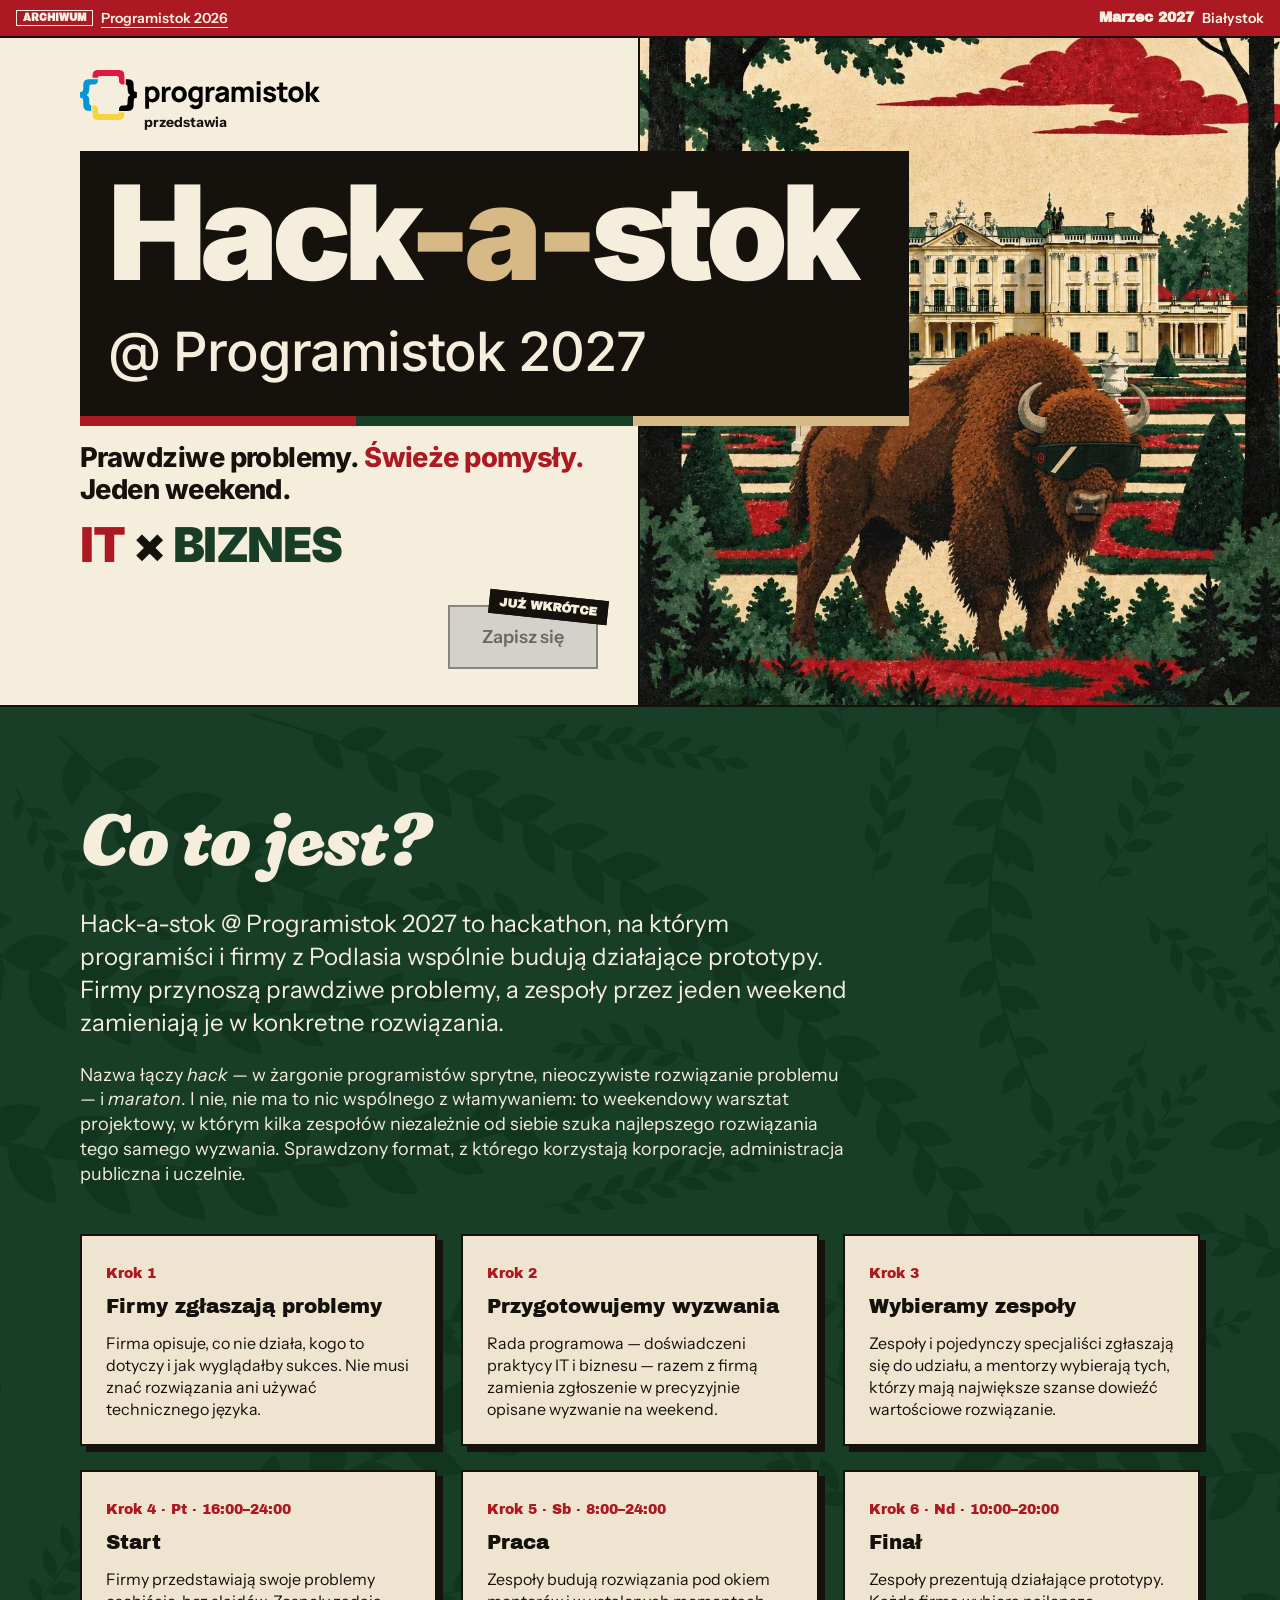
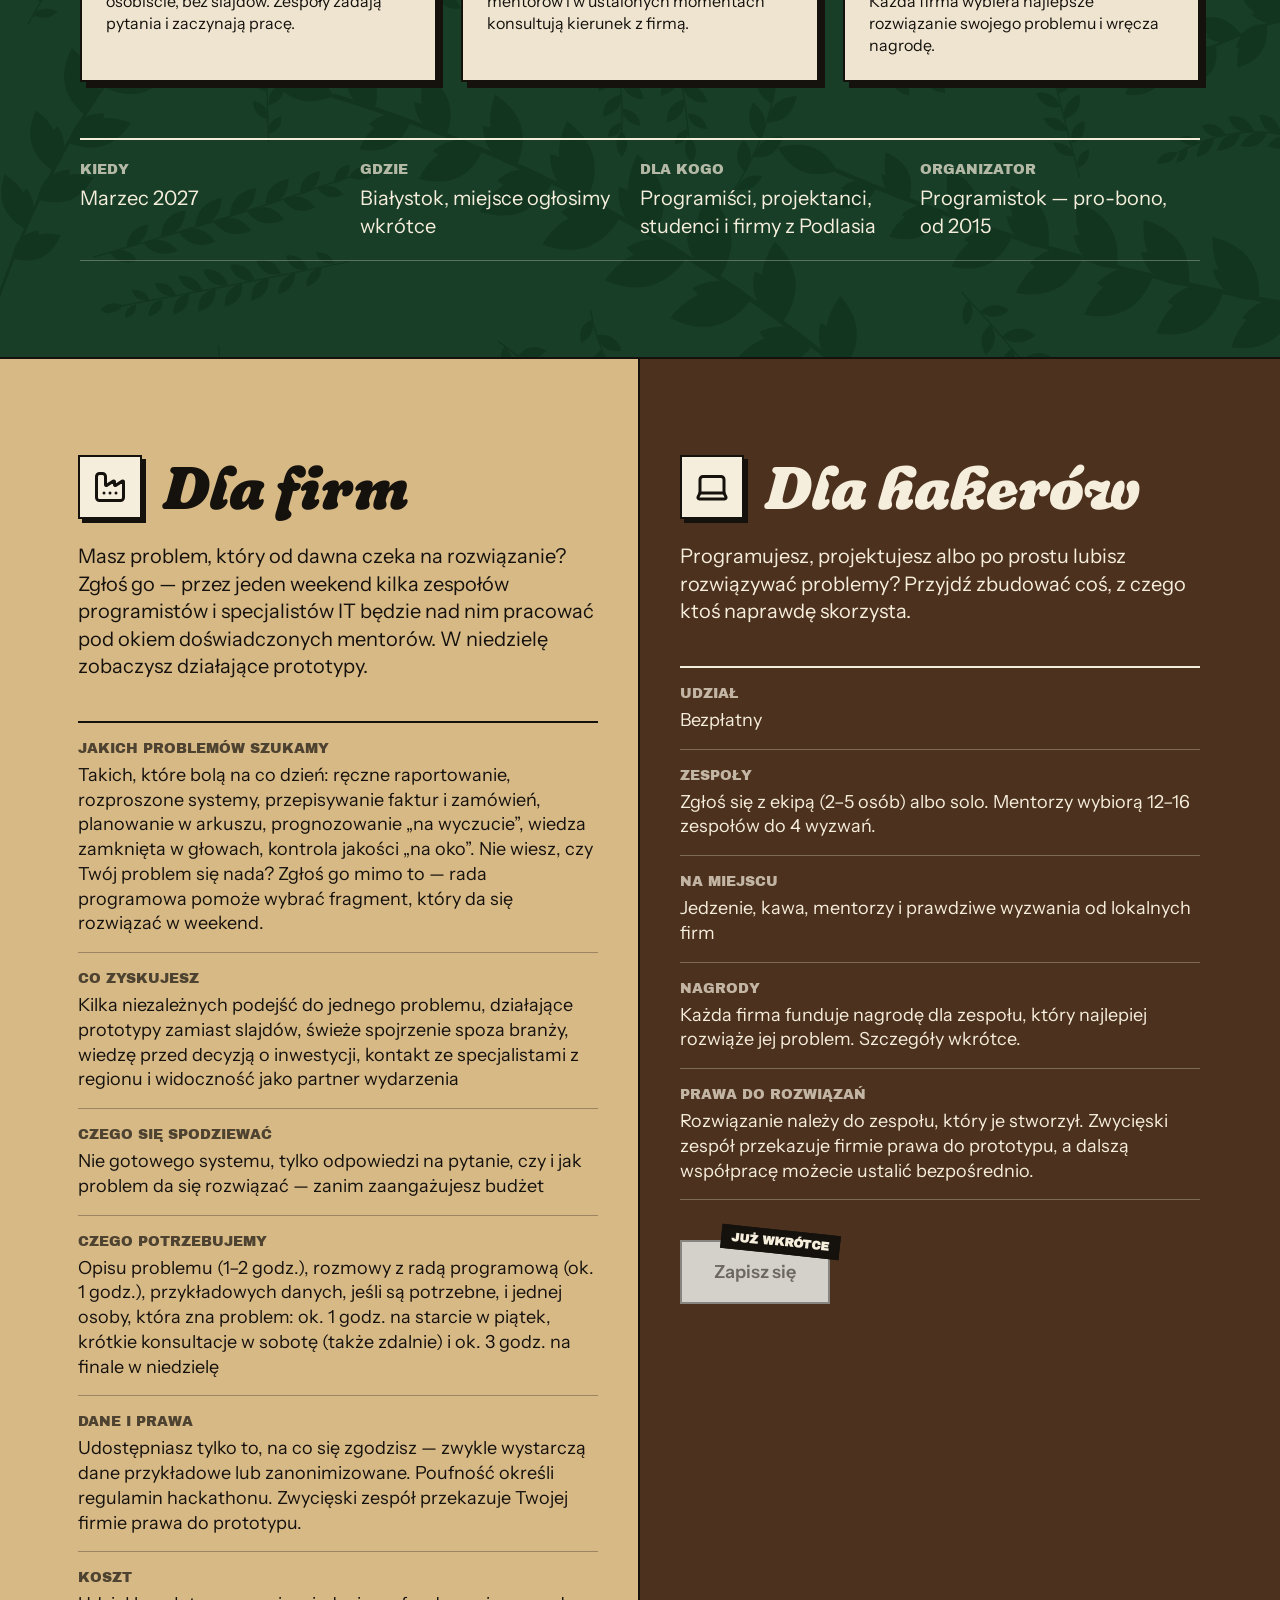
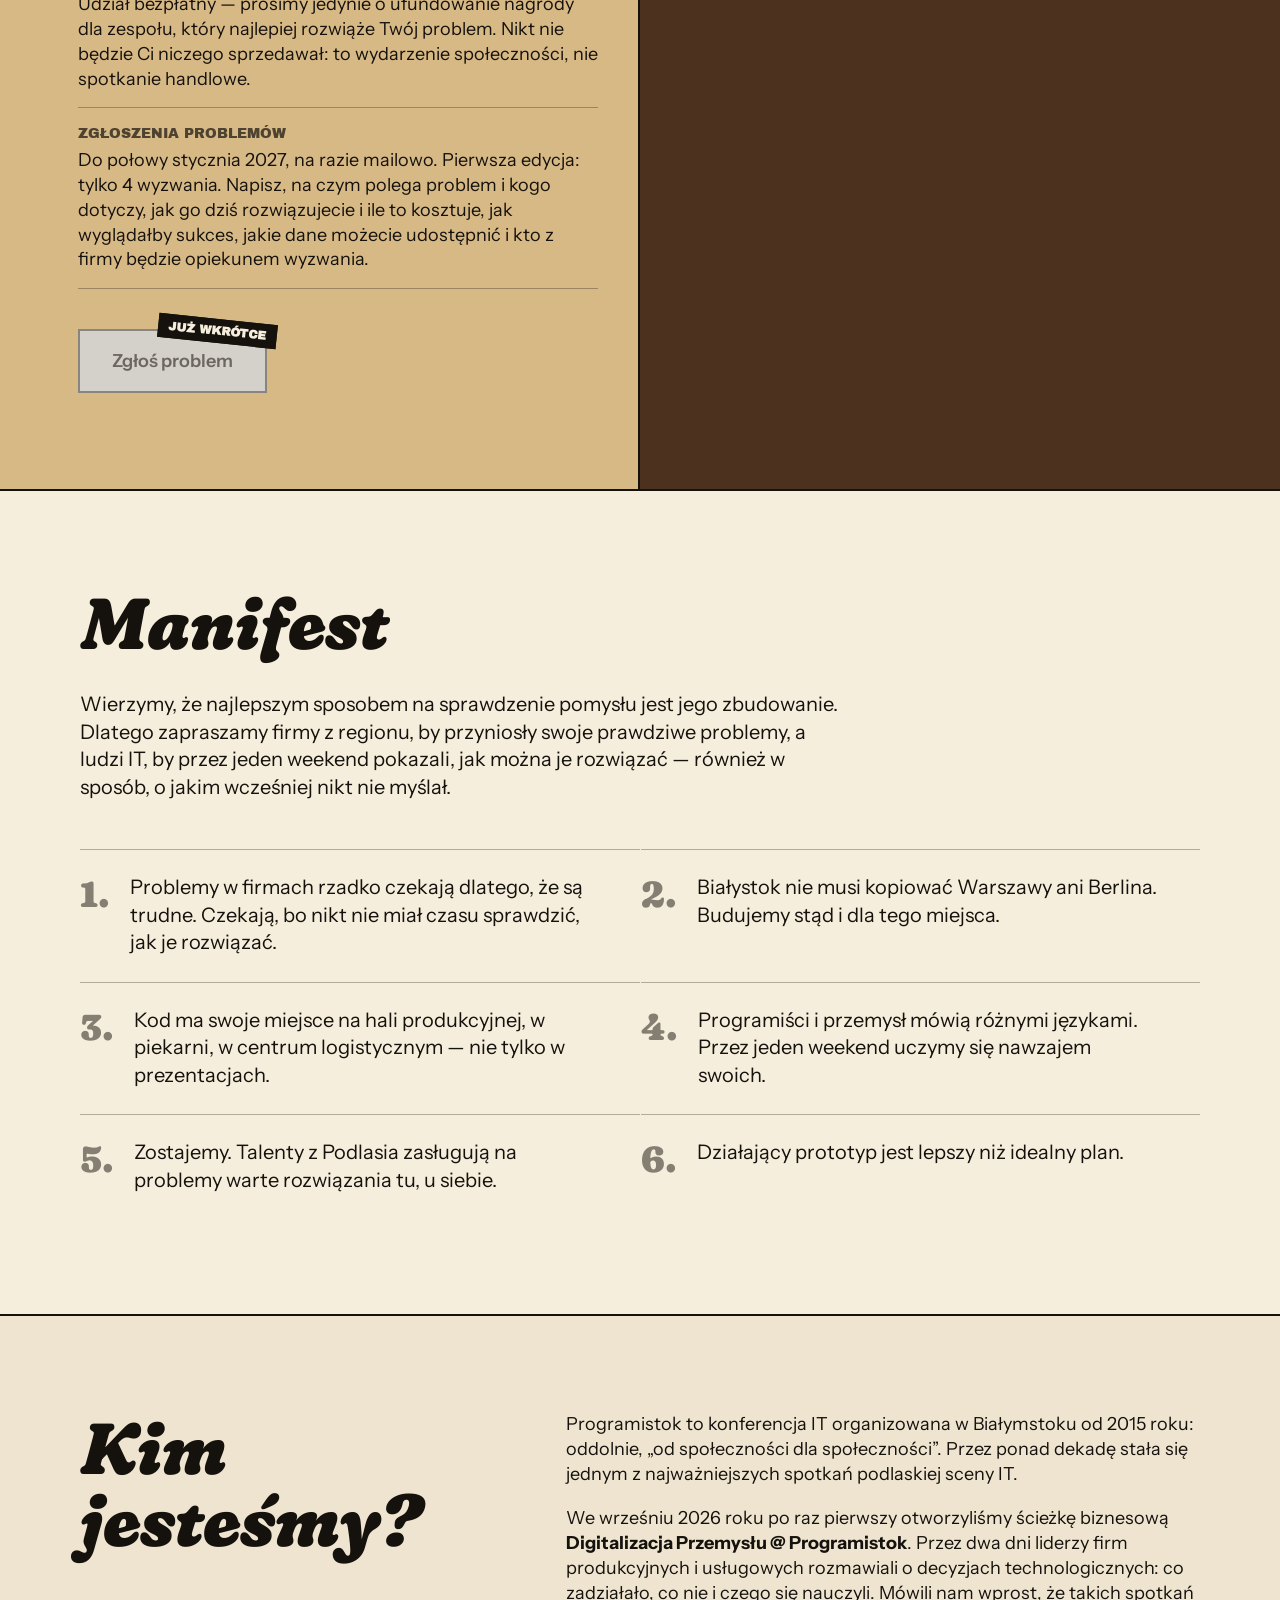
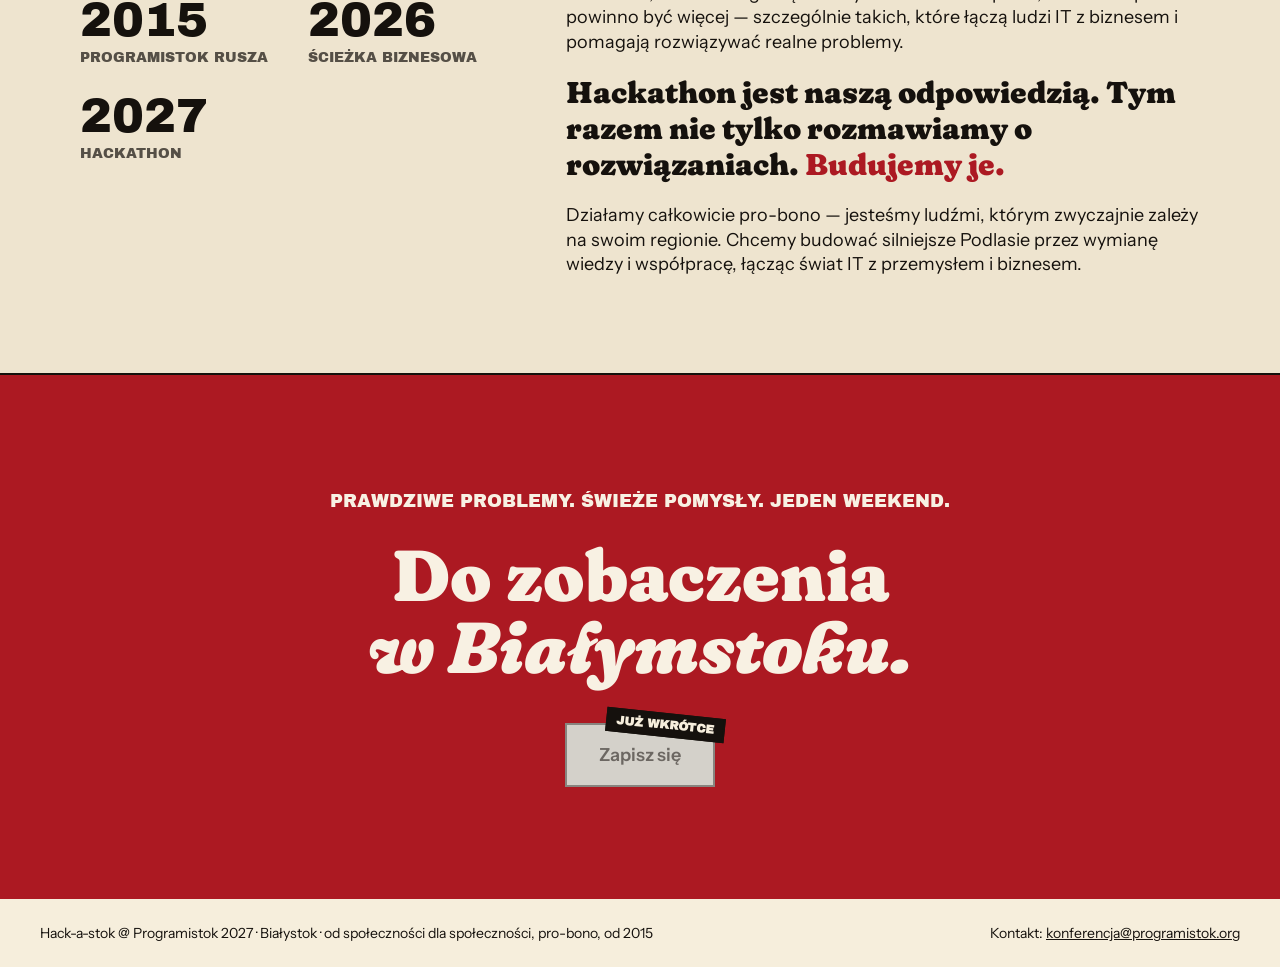
<file: hack/index.html>
<!DOCTYPE html><html lang="pl"><head><meta charset="utf-8"><meta name="viewport" content="width=device-width, initial-scale=1"><title>Hack-a-stok @ Programistok 2027 — Białystok</title><meta name="description" content="Prawdziwe problemy. Świeże pomysły. Jeden weekend. Hackathon, na którym programiści i firmy z Podlasia wspólnie budują działające prototypy."><meta property="og:title" content="Hack-a-stok @ Programistok 2027 — Białystok"><meta property="og:description" content="Prawdziwe problemy. Świeże pomysły. Jeden weekend. Zgłoś problem swojej firmy albo dołącz do zespołu."><meta property="og:type" content="website"><meta name="twitter:card" content="summary_large_image"><link rel="icon" type="image/png" href="/hack/hack-a-stok/favicon.png"><link rel="preconnect" href="https://fonts.googleapis.com"><link rel="stylesheet" href="https://fonts.googleapis.com/css2?family=Archivo+Black&family=Fraunces:ital,opsz,wght,SOFT,WONK@0,9..144,400..900,0..100,0..1;1,9..144,400..900,0..100,0..1&family=Instrument+Sans:wght@400;600&display=swap"><!-- same analytics as the rest of programistok.org (BaseLayout) --><script async src="https://plausible.io/js/pa-BdF1g3bFUj4LoA3_g57ki.js"></script><script>
      window.plausible=window.plausible||function(){(plausible.q=plausible.q||[]).push(arguments)},plausible.init=plausible.init||function(i){plausible.o=i||{}};
      plausible.init()
    </script><script type="text/javascript">
      (function(c,l,a,r,i,t,y){
        c[a]=c[a]||function(){(c[a].q=c[a].q||[]).push(arguments)};
        t=l.createElement(r);t.async=1;t.src="https://www.clarity.ms/tag/"+i;
        y=l.getElementsByTagName(r)[0];y.parentNode.insertBefore(t,y);
      })(window, document, "clarity", "script", "xmir8kmkde");
    </script><script>
      console.log("%c♥ In loving memory of Paweł Breś", "color:#dc1945;font-size:14px;font-weight:bold");
    </script><link rel="stylesheet" href="/hack/_astro/index.wnLX9gPr.css"></head><body><main class="min-h-screen overflow-hidden"><header class="flex items-center justify-between gap-2 whitespace-nowrap border-b-2 border-foreground bg-primary px-5 py-2 text-sm font-semibold text-primary-foreground md:px-4"><a href="https://programistok.org/" class="group flex items-center gap-2"><span class="border border-current px-1.5 font-archivo text-[10px] uppercase">Archiwum</span><span class="underline underline-offset-4 group-hover:no-underline">Programistok 2026</span></a><span class="flex items-center gap-2"><time datetime="2027-03" class="font-archivo">Marzec 2027</time><!-- no room next to the archive link on phones --><span class="hidden sm:inline">Białystok</span></span></header><section class="poster-hero relative grid md:grid-cols-2"><div class="relative flex flex-col border-b-2 border-foreground px-5 pb-10 pt-7 md:border-b-0 md:border-r-2 md:px-10 md:pb-9"><div class="flex flex-col items-start"><img src="/hack/hack-a-stok/programistok-z-napisem.svg" alt="Programistok logo" class="mt-1 w-60"><div><p class="-mt-2 ml-16 text-sm font-bold">przedstawia</p></div></div><!-- typographic logo: Inter Black is 5.69em wide for "Hack-a-stok", so 17cqw fills the slab at any column width --><!-- my-auto centers the logo in the column on desktop, with the register button kept at the bottom;
               the negative right margin widens it into the poster half (the type scales with it) and z-10 lifts it above the image --><div class="@container relative z-10 mt-8 md:my-auto md:-mr-[60%] md:pt-4"><h1 class="@container bg-foreground px-5 pb-6 pt-5 font-logo text-background md:px-7"><span class="block text-[17cqw] font-black leading-[0.95] tracking-[-0.05em]">Hack<span class="text-ochre">-a-</span>stok</span><span class="mt-[2cqw] block text-[7cqw] font-medium tracking-[-0.02em]">@ Programistok 2027</span></h1><!-- the PDF's three-colour stripe, in this page's palette --><div class="grid h-2.5 grid-cols-3" aria-hidden="true"><span class="bg-primary"></span><span class="bg-secondary"></span><span class="bg-ochre"></span></div><!-- line 1 is 18.53em wide: 5.3cqw fills the column on phones; from md the column is 62.5% of this
                 widened block, so 3.3cqw keeps the slogan on the paper, off the poster --><p class="mt-4 font-logo text-[5.3cqw] font-extrabold leading-[1.15] tracking-[-0.02em] md:text-[3.3cqw]">Prawdziwe problemy. <span class="text-primary">Świeże pomysły.</span><br>Jeden weekend.</p><p class="mt-4 font-logo text-2xl font-black tracking-[-0.03em] md:text-4xl lg:text-5xl"><span class="text-primary">IT</span> × <span class="text-secondary">BIZNES</span></p></div><div class="mt-8 flex justify-end"><button type="button" disabled class="relative inline-block cursor-not-allowed border-2 border-foreground/40 bg-[oklch(0.86_0.01_85)] px-8 py-4 text-lg font-semibold text-foreground/55">Zapisz się<span class="absolute -top-3 -right-3 rotate-6 whitespace-nowrap border-2 border-foreground bg-foreground px-2 py-0.5 font-archivo text-xs uppercase text-background">Już wkrótce</span></button></div></div><div class="relative min-h-[60vh] md:min-h-0"><img src="/hack/hack-a-stok/bialystok-poster-cyber.jpg" alt="European bison wearing illustrated cybernetic sunglasses in the French gardens of Branicki Palace, Białystok, poster illustration" width="1024" height="1280" class="poster-hero-image absolute inset-0 h-full w-full object-cover"></div></section><section class="border-y-2 border-foreground bg-secondary bg-cover bg-center text-secondary-foreground" style="background-image: url(/hack/hack-a-stok/manifest-foliage.svg)"><div class="mx-auto max-w-300 px-5 py-16 md:px-10 md:py-24"><h2 class="font-display text-5xl font-black italic md:text-7xl">Co to jest?</h2><p class="mt-8 max-w-3xl text-2xl leading-snug">Hack-a-stok @ Programistok 2027 to hackathon, na którym programiści i firmy z Podlasia wspólnie budują działające prototypy. Firmy przynoszą prawdziwe problemy, a zespoły przez jeden weekend zamieniają je w konkretne rozwiązania.</p><p class="mt-6 max-w-3xl text-lg leading-snug">Nazwa łączy <em>hack</em> — w żargonie programistów sprytne, nieoczywiste rozwiązanie problemu — i <em>maraton</em>. I nie, nie ma to nic wspólnego z włamywaniem: to weekendowy warsztat projektowy, w którym kilka zespołów niezależnie od siebie szuka najlepszego rozwiązania tego samego wyzwania. Sprawdzony format, z którego korzystają korporacje, administracja publiczna i uczelnie.</p><ol class="mt-12 grid gap-6 md:grid-cols-2 lg:grid-cols-3"><li class="border-2 border-foreground bg-card p-6 text-card-foreground shadow-[6px_6px_0_0_var(--foreground)]"><span class="font-archivo text-sm text-primary">Krok 1</span><h3 class="mt-2 font-archivo text-xl">Firmy zgłaszają problemy</h3><p class="mt-3 leading-snug">Firma opisuje, co nie działa, kogo to dotyczy i jak wyglądałby sukces. Nie musi znać rozwiązania ani używać technicznego języka.</p></li><li class="border-2 border-foreground bg-card p-6 text-card-foreground shadow-[6px_6px_0_0_var(--foreground)]"><span class="font-archivo text-sm text-primary">Krok 2</span><h3 class="mt-2 font-archivo text-xl">Przygotowujemy wyzwania</h3><p class="mt-3 leading-snug">Rada programowa — doświadczeni praktycy IT i biznesu — razem z firmą zamienia zgłoszenie w precyzyjnie opisane wyzwanie na weekend.</p></li><li class="border-2 border-foreground bg-card p-6 text-card-foreground shadow-[6px_6px_0_0_var(--foreground)]"><span class="font-archivo text-sm text-primary">Krok 3</span><h3 class="mt-2 font-archivo text-xl">Wybieramy zespoły</h3><p class="mt-3 leading-snug">Zespoły i pojedynczy specjaliści zgłaszają się do udziału, a mentorzy wybierają tych, którzy mają największe szanse dowieźć wartościowe rozwiązanie.</p></li><li class="border-2 border-foreground bg-card p-6 text-card-foreground shadow-[6px_6px_0_0_var(--foreground)]"><span class="font-archivo text-sm text-primary">Krok 4 · Pt · 16:00–24:00</span><h3 class="mt-2 font-archivo text-xl">Start</h3><p class="mt-3 leading-snug">Firmy przedstawiają swoje problemy osobiście, bez slajdów. Zespoły zadają pytania i zaczynają pracę.</p></li><li class="border-2 border-foreground bg-card p-6 text-card-foreground shadow-[6px_6px_0_0_var(--foreground)]"><span class="font-archivo text-sm text-primary">Krok 5 · Sb · 8:00–24:00</span><h3 class="mt-2 font-archivo text-xl">Praca</h3><p class="mt-3 leading-snug">Zespoły budują rozwiązania pod okiem mentorów i w ustalonych momentach konsultują kierunek z firmą.</p></li><li class="border-2 border-foreground bg-card p-6 text-card-foreground shadow-[6px_6px_0_0_var(--foreground)]"><span class="font-archivo text-sm text-primary">Krok 6 · Nd · 10:00–20:00</span><h3 class="mt-2 font-archivo text-xl">Finał</h3><p class="mt-3 leading-snug">Zespoły prezentują działające prototypy. Każda firma wybiera najlepsze rozwiązanie swojego problemu i wręcza nagrodę.</p></li></ol><dl class="mt-14 grid border-t-2 border-current sm:grid-cols-2 lg:grid-cols-4"><div class="border-b border-current/30 py-5 sm:pr-6"><dt class="font-archivo text-sm uppercase opacity-70">Kiedy</dt><dd class="mt-1 text-xl">Marzec 2027</dd></div><div class="border-b border-current/30 py-5 sm:pr-6"><dt class="font-archivo text-sm uppercase opacity-70">Gdzie</dt><dd class="mt-1 text-xl">Białystok, miejsce ogłosimy wkrótce</dd></div><div class="border-b border-current/30 py-5 sm:pr-6"><dt class="font-archivo text-sm uppercase opacity-70">Dla kogo</dt><dd class="mt-1 text-xl">Programiści, projektanci, studenci i firmy z Podlasia</dd></div><div class="border-b border-current/30 py-5 sm:pr-6"><dt class="font-archivo text-sm uppercase opacity-70">Organizator</dt><dd class="mt-1 text-xl">Programistok — pro-bono, od 2015</dd></div></dl></div></section><!-- side by side on large screens: colors bleed to the viewport edges, text stays in the 1200px column --><section class="grid border-b-2 border-foreground lg:grid-cols-2"><div class="bg-ochre text-foreground border-b-2 border-foreground lg:border-b-0 lg:border-r-2"><div class="mx-auto max-w-300 px-5 py-16 md:px-10 md:py-24 lg:max-w-150 lg:mr-0"><h2 class="flex items-center gap-3 font-display text-4xl font-black italic sm:gap-5 sm:text-5xl md:text-6xl"><span class="flex size-11 shrink-0 items-center justify-center border-2 border-foreground bg-background text-foreground shadow-[4px_4px_0_0_var(--foreground)] sm:size-14 md:size-16"><svg viewBox="0 0 24 24" fill="none" stroke="currentColor" stroke-width="2" stroke-linecap="round" stroke-linejoin="round" class="size-6 sm:size-8 md:size-9" aria-hidden="true"><path d="M12 16h.01"></path><path d="M16 16h.01"></path><path d="M3 19a2 2 0 0 0 2 2h14a2 2 0 0 0 2-2V8.5a.5.5 0 0 0-.769-.422l-4.462 2.844A.5.5 0 0 1 15 10.5v-2a.5.5 0 0 0-.769-.422L9.77 10.922A.5.5 0 0 1 9 10.5V5a2 2 0 0 0-2-2H5a2 2 0 0 0-2 2z"></path><path d="M8 16h.01"></path></svg></span>Dla firm</h2><p class="mt-6 text-xl leading-snug">Masz problem, który od dawna czeka na rozwiązanie? Zgłoś go — przez jeden weekend kilka zespołów programistów i specjalistów IT będzie nad nim pracować pod okiem doświadczonych mentorów. W niedzielę zobaczysz działające prototypy.</p><dl class="mt-10 border-t-2 border-current"><div class="border-b border-current/30 py-4"><dt class="font-archivo text-sm uppercase opacity-70">Jakich problemów szukamy</dt><dd class="mt-1 text-lg leading-snug">Takich, które bolą na co dzień: ręczne raportowanie, rozproszone systemy, przepisywanie faktur i zamówień, planowanie w arkuszu, prognozowanie „na wyczucie”, wiedza zamknięta w głowach, kontrola jakości „na oko”. Nie wiesz, czy Twój problem się nada? Zgłoś go mimo to — rada programowa pomoże wybrać fragment, który da się rozwiązać w weekend.</dd></div><div class="border-b border-current/30 py-4"><dt class="font-archivo text-sm uppercase opacity-70">Co zyskujesz</dt><dd class="mt-1 text-lg leading-snug">Kilka niezależnych podejść do jednego problemu, działające prototypy zamiast slajdów, świeże spojrzenie spoza branży, wiedzę przed decyzją o inwestycji, kontakt ze specjalistami z regionu i widoczność jako partner wydarzenia</dd></div><div class="border-b border-current/30 py-4"><dt class="font-archivo text-sm uppercase opacity-70">Czego się spodziewać</dt><dd class="mt-1 text-lg leading-snug">Nie gotowego systemu, tylko odpowiedzi na pytanie, czy i jak problem da się rozwiązać — zanim zaangażujesz budżet</dd></div><div class="border-b border-current/30 py-4"><dt class="font-archivo text-sm uppercase opacity-70">Czego potrzebujemy</dt><dd class="mt-1 text-lg leading-snug">Opisu problemu (1–2 godz.), rozmowy z radą programową (ok. 1 godz.), przykładowych danych, jeśli są potrzebne, i jednej osoby, która zna problem: ok. 1 godz. na starcie w piątek, krótkie konsultacje w sobotę (także zdalnie) i ok. 3 godz. na finale w niedzielę</dd></div><div class="border-b border-current/30 py-4"><dt class="font-archivo text-sm uppercase opacity-70">Dane i prawa</dt><dd class="mt-1 text-lg leading-snug">Udostępniasz tylko to, na co się zgodzisz — zwykle wystarczą dane przykładowe lub zanonimizowane. Poufność określi regulamin hackathonu. Zwycięski zespół przekazuje Twojej firmie prawa do prototypu.</dd></div><div class="border-b border-current/30 py-4"><dt class="font-archivo text-sm uppercase opacity-70">Koszt</dt><dd class="mt-1 text-lg leading-snug">Udział bezpłatny — prosimy jedynie o ufundowanie nagrody dla zespołu, który najlepiej rozwiąże Twój problem. Nikt nie będzie Ci niczego sprzedawał: to wydarzenie społeczności, nie spotkanie handlowe.</dd></div><div class="border-b border-current/30 py-4"><dt class="font-archivo text-sm uppercase opacity-70">Zgłoszenia problemów</dt><dd class="mt-1 text-lg leading-snug">Do połowy stycznia 2027, na razie mailowo. Pierwsza edycja: tylko 4 wyzwania. Napisz, na czym polega problem i kogo dotyczy, jak go dziś rozwiązujecie i ile to kosztuje, jak wyglądałby sukces, jakie dane możecie udostępnić i kto z firmy będzie opiekunem wyzwania.</dd></div></dl><div class="mt-10"><button type="button" disabled class="relative inline-block cursor-not-allowed border-2 border-foreground/40 bg-[oklch(0.86_0.01_85)] px-8 py-4 text-lg font-semibold text-foreground/55">Zgłoś problem<span class="absolute -top-3 -right-3 rotate-6 whitespace-nowrap border-2 border-foreground bg-foreground px-2 py-0.5 font-archivo text-xs uppercase text-background">Już wkrótce</span></button></div></div></div><div class="bg-umber text-secondary-foreground "><div class="mx-auto max-w-300 px-5 py-16 md:px-10 md:py-24 lg:max-w-150 lg:ml-0"><h2 class="flex items-center gap-3 font-display text-4xl font-black italic sm:gap-5 sm:text-5xl md:text-6xl"><span class="flex size-11 shrink-0 items-center justify-center border-2 border-foreground bg-background text-foreground shadow-[4px_4px_0_0_var(--foreground)] sm:size-14 md:size-16"><svg viewBox="0 0 24 24" fill="none" stroke="currentColor" stroke-width="2" stroke-linecap="round" stroke-linejoin="round" class="size-6 sm:size-8 md:size-9" aria-hidden="true"><path d="M18 5a2 2 0 0 1 2 2v8.526a2 2 0 0 0 .212.897l1.068 2.127a1 1 0 0 1-.9 1.45H3.62a1 1 0 0 1-.9-1.45l1.068-2.127A2 2 0 0 0 4 15.526V7a2 2 0 0 1 2-2z"></path><path d="M20.054 15.987H3.946"></path></svg></span>Dla hakerów</h2><p class="mt-6 text-xl leading-snug">Programujesz, projektujesz albo po prostu lubisz rozwiązywać problemy? Przyjdź zbudować coś, z czego ktoś naprawdę skorzysta.</p><dl class="mt-10 border-t-2 border-current"><div class="border-b border-current/30 py-4"><dt class="font-archivo text-sm uppercase opacity-70">Udział</dt><dd class="mt-1 text-lg leading-snug">Bezpłatny</dd></div><div class="border-b border-current/30 py-4"><dt class="font-archivo text-sm uppercase opacity-70">Zespoły</dt><dd class="mt-1 text-lg leading-snug">Zgłoś się z ekipą (2–5 osób) albo solo. Mentorzy wybiorą 12–16 zespołów do 4 wyzwań.</dd></div><div class="border-b border-current/30 py-4"><dt class="font-archivo text-sm uppercase opacity-70">Na miejscu</dt><dd class="mt-1 text-lg leading-snug">Jedzenie, kawa, mentorzy i prawdziwe wyzwania od lokalnych firm</dd></div><div class="border-b border-current/30 py-4"><dt class="font-archivo text-sm uppercase opacity-70">Nagrody</dt><dd class="mt-1 text-lg leading-snug">Każda firma funduje nagrodę dla zespołu, który najlepiej rozwiąże jej problem. Szczegóły wkrótce.</dd></div><div class="border-b border-current/30 py-4"><dt class="font-archivo text-sm uppercase opacity-70">Prawa do rozwiązań</dt><dd class="mt-1 text-lg leading-snug">Rozwiązanie należy do zespołu, który je stworzył. Zwycięski zespół przekazuje firmie prawa do prototypu, a dalszą współpracę możecie ustalić bezpośrednio.</dd></div></dl><div class="mt-10"><button type="button" disabled class="relative inline-block cursor-not-allowed border-2 border-foreground/40 bg-[oklch(0.86_0.01_85)] px-8 py-4 text-lg font-semibold text-foreground/55">Zapisz się<span class="absolute -top-3 -right-3 rotate-6 whitespace-nowrap border-2 border-foreground bg-foreground px-2 py-0.5 font-archivo text-xs uppercase text-background">Już wkrótce</span></button></div></div></div></section><section class="border-b-2 border-foreground"><div class="mx-auto max-w-300 px-5 py-16 md:px-10 md:py-24"><h2 class="font-display text-5xl font-black italic md:text-7xl">Manifest</h2><p class="mt-8 max-w-3xl text-xl leading-snug">Wierzymy, że najlepszym sposobem na sprawdzenie pomysłu jest jego zbudowanie. Dlatego zapraszamy firmy z regionu, by przyniosły swoje prawdziwe problemy, a ludzi IT, by przez jeden weekend pokazali, jak można je rozwiązać — również w sposób, o jakim wcześniej nikt nie myślał.</p><ol class="mt-12 grid gap-px md:grid-cols-2"><li class="flex gap-5 border-t border-current/30 py-6 md:pr-10"><span class="font-display text-4xl font-black opacity-50">1.</span><span class="text-xl leading-snug">Problemy w firmach rzadko czekają dlatego, że są trudne. Czekają, bo nikt nie miał czasu sprawdzić, jak je rozwiązać.</span></li><li class="flex gap-5 border-t border-current/30 py-6 md:pr-10"><span class="font-display text-4xl font-black opacity-50">2.</span><span class="text-xl leading-snug">Białystok nie musi kopiować Warszawy ani Berlina. Budujemy stąd i dla tego miejsca.</span></li><li class="flex gap-5 border-t border-current/30 py-6 md:pr-10"><span class="font-display text-4xl font-black opacity-50">3.</span><span class="text-xl leading-snug">Kod ma swoje miejsce na hali produkcyjnej, w piekarni, w centrum logistycznym — nie tylko w prezentacjach.</span></li><li class="flex gap-5 border-t border-current/30 py-6 md:pr-10"><span class="font-display text-4xl font-black opacity-50">4.</span><span class="text-xl leading-snug">Programiści i przemysł mówią różnymi językami. Przez jeden weekend uczymy się nawzajem swoich.</span></li><li class="flex gap-5 border-t border-current/30 py-6 md:pr-10"><span class="font-display text-4xl font-black opacity-50">5.</span><span class="text-xl leading-snug">Zostajemy. Talenty z Podlasia zasługują na problemy warte rozwiązania tu, u siebie.</span></li><li class="flex gap-5 border-t border-current/30 py-6 md:pr-10"><span class="font-display text-4xl font-black opacity-50">6.</span><span class="text-xl leading-snug">Działający prototyp jest lepszy niż idealny plan.</span></li></ol></div></section><section class="border-b-2 border-foreground bg-card"><div class="mx-auto max-w-300 px-5 py-16 md:px-10 md:py-24"><div class="grid gap-10 md:grid-cols-[2fr_3fr] md:gap-16"><div><h2 class="font-display text-5xl font-black italic md:text-7xl">Kim jesteśmy?</h2><ol class="mt-10 flex flex-wrap gap-x-10 gap-y-6"><li><span class="block font-archivo text-5xl">2015</span><span class="font-archivo text-sm uppercase opacity-70">Programistok rusza</span></li><li><span class="block font-archivo text-5xl">2026</span><span class="font-archivo text-sm uppercase opacity-70">Ścieżka biznesowa</span></li><li><span class="block font-archivo text-5xl">2027</span><span class="font-archivo text-sm uppercase opacity-70">Hackathon</span></li></ol></div><div class="space-y-5 text-lg leading-snug"><p>Programistok to konferencja IT organizowana w Białymstoku od 2015 roku: oddolnie, „od społeczności dla społeczności”. Przez ponad dekadę stała się jednym z najważniejszych spotkań podlaskiej sceny IT.</p><p>We wrześniu 2026 roku po raz pierwszy otworzyliśmy ścieżkę biznesową <strong>Digitalizacja Przemysłu @ Programistok</strong>. Przez dwa dni liderzy firm produkcyjnych i usługowych rozmawiali o decyzjach technologicznych: co zadziałało, co nie i czego się nauczyli. Mówili nam wprost, że takich spotkań powinno być więcej — szczególnie takich, które łączą ludzi IT z biznesem i pomagają rozwiązywać realne problemy.</p><p class="font-display text-3xl font-black">Hackathon jest naszą odpowiedzią. Tym razem nie tylko rozmawiamy o rozwiązaniach. <span class="text-primary">Budujemy je.</span></p><p>Działamy całkowicie pro-bono — jesteśmy ludźmi, którym zwyczajnie zależy na swoim regionie. Chcemy budować silniejsze Podlasie przez wymianę wiedzy i współpracę, łącząc świat IT z przemysłem i biznesem.</p></div></div></div></section><section class="bg-primary px-5 py-20 text-center text-primary-foreground md:py-28"><p class="mb-6 font-archivo text-lg uppercase">Prawdziwe problemy. Świeże pomysły. Jeden weekend.</p><h2 class="font-display text-5xl font-black md:text-7xl">Do zobaczenia<br><span class="italic">w Białymstoku.</span></h2><div class="mt-10"><button type="button" disabled class="relative inline-block cursor-not-allowed border-2 border-foreground/40 bg-[oklch(0.86_0.01_85)] px-8 py-4 text-lg font-semibold text-foreground/55">Zapisz się<span class="absolute -top-3 -right-3 rotate-6 whitespace-nowrap border-2 border-foreground bg-foreground px-2 py-0.5 font-archivo text-xs uppercase text-background">Już wkrótce</span></button></div></section><footer class="flex flex-wrap items-center justify-between gap-3 px-5 py-6 text-sm md:px-10"><span>Hack-a-stok @ Programistok 2027 · Białystok · od społeczności dla społeczności, pro-bono, od 2015</span><span>Kontakt: <a href="mailto:konferencja@programistok.org" class="underline">konferencja@programistok.org</a></span></footer></main></body></html>
</file>
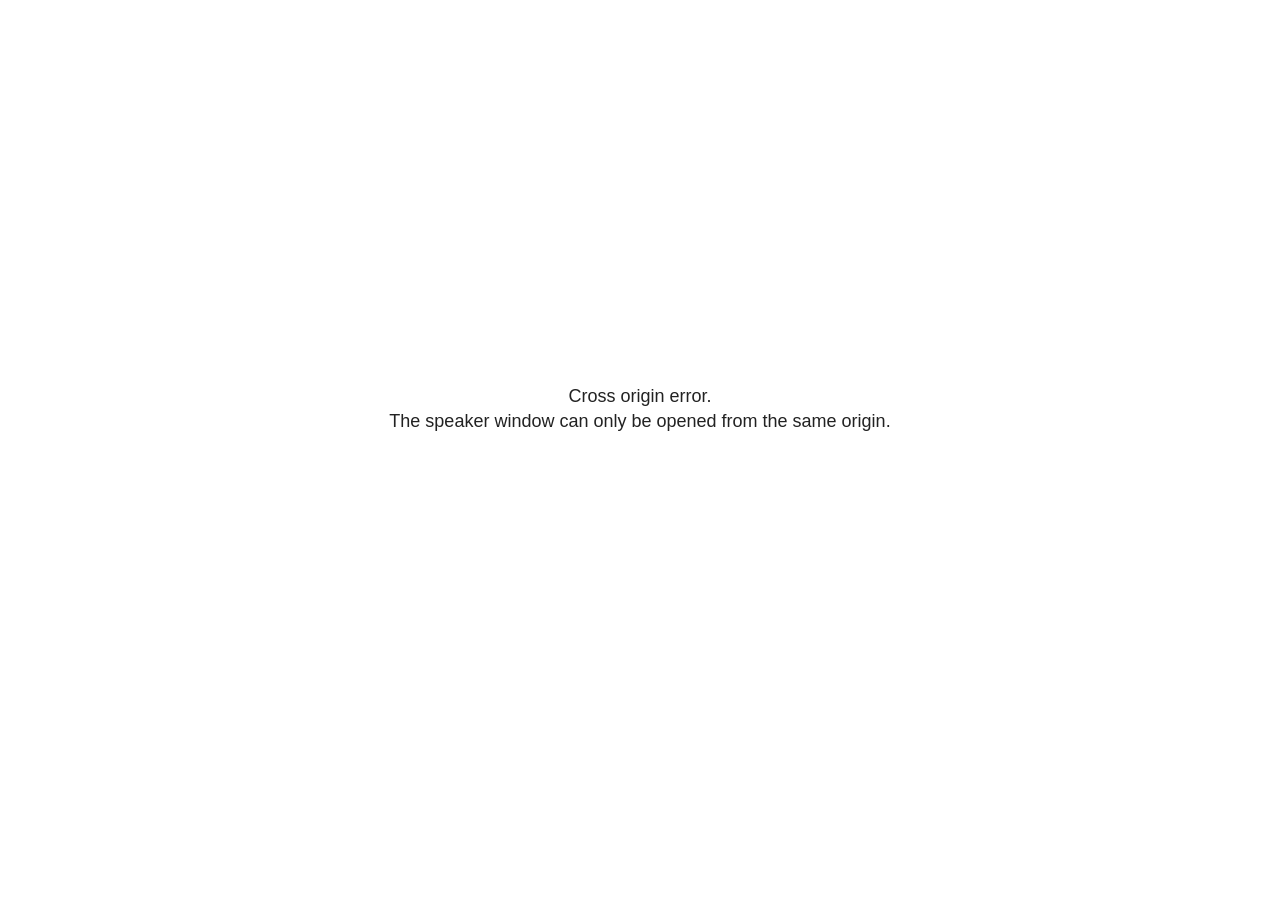
<file: jsobs_build/plugin/notes/speaker-view.html>
<!--
	NOTE: You need to build the notes plugin after making changes to this file.
-->
<html lang="en">
	<head>
		<meta charset="utf-8">

		<title>reveal.js - Speaker View</title>

		<style>
			body {
				font-family: Helvetica;
				font-size: 18px;
			}

			#current-slide,
			#upcoming-slide,
			#speaker-controls {
				padding: 6px;
				box-sizing: border-box;
				-moz-box-sizing: border-box;
			}

			#current-slide iframe,
			#upcoming-slide iframe {
				width: 100%;
				height: 100%;
				border: 1px solid #ddd;
			}

			#current-slide .label,
			#upcoming-slide .label {
				position: absolute;
				top: 10px;
				left: 10px;
				z-index: 2;
			}

			#connection-status {
				position: absolute;
				top: 0;
				left: 0;
				width: 100%;
				height: 100%;
				z-index: 20;
				padding: 30% 20% 20% 20%;
				font-size: 18px;
				color: #222;
				background: #fff;
				text-align: center;
				box-sizing: border-box;
				line-height: 1.4;
			}

			.overlay-element {
				height: 34px;
				line-height: 34px;
				padding: 0 10px;
				text-shadow: none;
				background: rgba( 220, 220, 220, 0.8 );
				color: #222;
				font-size: 14px;
			}

			.overlay-element.interactive:hover {
				background: rgba( 220, 220, 220, 1 );
			}

			#current-slide {
				position: absolute;
				width: 60%;
				height: 100%;
				top: 0;
				left: 0;
				padding-right: 0;
			}

			#upcoming-slide {
				position: absolute;
				width: 40%;
				height: 40%;
				right: 0;
				top: 0;
			}

			/* Speaker controls */
			#speaker-controls {
				position: absolute;
				top: 40%;
				right: 0;
				width: 40%;
				height: 60%;
				overflow: auto;
				font-size: 18px;
			}

				.speaker-controls-time.hidden,
				.speaker-controls-notes.hidden {
					display: none;
				}

				.speaker-controls-time .label,
				.speaker-controls-pace .label,
				.speaker-controls-notes .label {
					text-transform: uppercase;
					font-weight: normal;
					font-size: 0.66em;
					color: #666;
					margin: 0;
				}

				.speaker-controls-time, .speaker-controls-pace {
					border-bottom: 1px solid rgba( 200, 200, 200, 0.5 );
					margin-bottom: 10px;
					padding: 10px 16px;
					padding-bottom: 20px;
					cursor: pointer;
				}

				.speaker-controls-time .reset-button {
					opacity: 0;
					float: right;
					color: #666;
					text-decoration: none;
				}
				.speaker-controls-time:hover .reset-button {
					opacity: 1;
				}

				.speaker-controls-time .timer,
				.speaker-controls-time .clock {
					width: 50%;
				}

				.speaker-controls-time .timer,
				.speaker-controls-time .clock,
				.speaker-controls-time .pacing .hours-value,
				.speaker-controls-time .pacing .minutes-value,
				.speaker-controls-time .pacing .seconds-value {
					font-size: 1.9em;
				}

				.speaker-controls-time .timer {
					float: left;
				}

				.speaker-controls-time .clock {
					float: right;
					text-align: right;
				}

				.speaker-controls-time span.mute {
					opacity: 0.3;
				}

				.speaker-controls-time .pacing-title {
					margin-top: 5px;
				}

				.speaker-controls-time .pacing.ahead {
					color: blue;
				}

				.speaker-controls-time .pacing.on-track {
					color: green;
				}

				.speaker-controls-time .pacing.behind {
					color: red;
				}

				.speaker-controls-notes {
					padding: 10px 16px;
				}

				.speaker-controls-notes .value {
					margin-top: 5px;
					line-height: 1.4;
					font-size: 1.2em;
				}

			/* Layout selector */
			#speaker-layout {
				position: absolute;
				top: 10px;
				right: 10px;
				color: #222;
				z-index: 10;
			}
				#speaker-layout select {
					position: absolute;
					width: 100%;
					height: 100%;
					top: 0;
					left: 0;
					border: 0;
					box-shadow: 0;
					cursor: pointer;
					opacity: 0;

					font-size: 1em;
					background-color: transparent;

					-moz-appearance: none;
					-webkit-appearance: none;
					-webkit-tap-highlight-color: rgba(0, 0, 0, 0);
				}

				#speaker-layout select:focus {
					outline: none;
					box-shadow: none;
				}

			.clear {
				clear: both;
			}

			/* Speaker layout: Wide */
			body[data-speaker-layout="wide"] #current-slide,
			body[data-speaker-layout="wide"] #upcoming-slide {
				width: 50%;
				height: 45%;
				padding: 6px;
			}

			body[data-speaker-layout="wide"] #current-slide {
				top: 0;
				left: 0;
			}

			body[data-speaker-layout="wide"] #upcoming-slide {
				top: 0;
				left: 50%;
			}

			body[data-speaker-layout="wide"] #speaker-controls {
				top: 45%;
				left: 0;
				width: 100%;
				height: 50%;
				font-size: 1.25em;
			}

			/* Speaker layout: Tall */
			body[data-speaker-layout="tall"] #current-slide,
			body[data-speaker-layout="tall"] #upcoming-slide {
				width: 45%;
				height: 50%;
				padding: 6px;
			}

			body[data-speaker-layout="tall"] #current-slide {
				top: 0;
				left: 0;
			}

			body[data-speaker-layout="tall"] #upcoming-slide {
				top: 50%;
				left: 0;
			}

			body[data-speaker-layout="tall"] #speaker-controls {
				padding-top: 40px;
				top: 0;
				left: 45%;
				width: 55%;
				height: 100%;
				font-size: 1.25em;
			}

			/* Speaker layout: Notes only */
			body[data-speaker-layout="notes-only"] #current-slide,
			body[data-speaker-layout="notes-only"] #upcoming-slide {
				display: none;
			}

			body[data-speaker-layout="notes-only"] #speaker-controls {
				padding-top: 40px;
				top: 0;
				left: 0;
				width: 100%;
				height: 100%;
				font-size: 1.25em;
			}

			@media screen and (max-width: 1080px) {
				body[data-speaker-layout="default"] #speaker-controls {
					font-size: 16px;
				}
			}

			@media screen and (max-width: 900px) {
				body[data-speaker-layout="default"] #speaker-controls {
					font-size: 14px;
				}
			}

			@media screen and (max-width: 800px) {
				body[data-speaker-layout="default"] #speaker-controls {
					font-size: 12px;
				}
			}

		</style>
	</head>

	<body>

		<div id="connection-status">Loading speaker view...</div>

		<div id="current-slide"></div>
		<div id="upcoming-slide"><span class="overlay-element label">Upcoming</span></div>
		<div id="speaker-controls">
			<div class="speaker-controls-time">
				<h4 class="label">Time <span class="reset-button">Click to Reset</span></h4>
				<div class="clock">
					<span class="clock-value">0:00 AM</span>
				</div>
				<div class="timer">
					<span class="hours-value">00</span><span class="minutes-value">:00</span><span class="seconds-value">:00</span>
				</div>
				<div class="clear"></div>

				<h4 class="label pacing-title" style="display: none">Pacing – Time to finish current slide</h4>
				<div class="pacing" style="display: none">
					<span class="hours-value">00</span><span class="minutes-value">:00</span><span class="seconds-value">:00</span>
				</div>
			</div>

			<div class="speaker-controls-notes hidden">
				<h4 class="label">Notes</h4>
				<div class="value"></div>
			</div>
		</div>
		<div id="speaker-layout" class="overlay-element interactive">
			<span class="speaker-layout-label"></span>
			<select class="speaker-layout-dropdown"></select>
		</div>

		<script>

			(function() {

				var notes,
					notesValue,
					currentState,
					currentSlide,
					upcomingSlide,
					layoutLabel,
					layoutDropdown,
					pendingCalls = {},
					lastRevealApiCallId = 0,
					connected = false

				var connectionStatus = document.querySelector( '#connection-status' );

				var SPEAKER_LAYOUTS = {
					'default': 'Default',
					'wide': 'Wide',
					'tall': 'Tall',
					'notes-only': 'Notes only'
				};

				setupLayout();

				let openerOrigin;

				try {
					openerOrigin = window.opener.location.origin;
				}
				catch ( error ) { console.warn( error ) }

				// In order to prevent XSS, the speaker view will only run if its
				// opener has the same origin as itself
				if( window.location.origin !== openerOrigin ) {
					connectionStatus.innerHTML = 'Cross origin error.<br>The speaker window can only be opened from the same origin.';
					return;
				}

				var connectionTimeout = setTimeout( function() {
					connectionStatus.innerHTML = 'Error connecting to main window.<br>Please try closing and reopening the speaker view.';
				}, 5000 );

				window.addEventListener( 'message', function( event ) {

					clearTimeout( connectionTimeout );
					connectionStatus.style.display = 'none';

					var data = JSON.parse( event.data );

					// The overview mode is only useful to the reveal.js instance
					// where navigation occurs so we don't sync it
					if( data.state ) delete data.state.overview;

					// Messages sent by the notes plugin inside of the main window
					if( data && data.namespace === 'reveal-notes' ) {
						if( data.type === 'connect' ) {
							handleConnectMessage( data );
						}
						else if( data.type === 'state' ) {
							handleStateMessage( data );
						}
						else if( data.type === 'return' ) {
							pendingCalls[data.callId](data.result);
							delete pendingCalls[data.callId];
						}
					}
					// Messages sent by the reveal.js inside of the current slide preview
					else if( data && data.namespace === 'reveal' ) {
						if( /ready/.test( data.eventName ) ) {
							// Send a message back to notify that the handshake is complete
							window.opener.postMessage( JSON.stringify({ namespace: 'reveal-notes', type: 'connected'} ), '*' );
						}
						else if( /slidechanged|fragmentshown|fragmenthidden|paused|resumed/.test( data.eventName ) && currentState !== JSON.stringify( data.state ) ) {

							dispatchStateToMainWindow( data.state );

						}
					}

				} );

				/**
				 * Updates the presentation in the main window to match the state
				 * of the presentation in the notes window.
				 */
				const dispatchStateToMainWindow = debounce(( state ) => {
					window.opener.postMessage( JSON.stringify({ method: 'setState', args: [ state ]} ), '*' );
				}, 500);

				/**
				 * Asynchronously calls the Reveal.js API of the main frame.
				 */
				function callRevealApi( methodName, methodArguments, callback ) {

					var callId = ++lastRevealApiCallId;
					pendingCalls[callId] = callback;
					window.opener.postMessage( JSON.stringify( {
						namespace: 'reveal-notes',
						type: 'call',
						callId: callId,
						methodName: methodName,
						arguments: methodArguments
					} ), '*' );

				}

				/**
				 * Called when the main window is trying to establish a
				 * connection.
				 */
				function handleConnectMessage( data ) {

					if( connected === false ) {
						connected = true;

						setupIframes( data );
						setupKeyboard();
						setupNotes();
						setupTimer();
						setupHeartbeat();
					}

				}

				/**
				 * Called when the main window sends an updated state.
				 */
				function handleStateMessage( data ) {

					// Store the most recently set state to avoid circular loops
					// applying the same state
					currentState = JSON.stringify( data.state );

					// No need for updating the notes in case of fragment changes
					if ( data.notes ) {
						notes.classList.remove( 'hidden' );
						notesValue.style.whiteSpace = data.whitespace;
						if( data.markdown ) {
							notesValue.innerHTML = marked( data.notes );
						}
						else {
							notesValue.innerHTML = data.notes;
						}
					}
					else {
						notes.classList.add( 'hidden' );
					}

					// Update the note slides
					currentSlide.contentWindow.postMessage( JSON.stringify({ method: 'setState', args: [ data.state ] }), '*' );
					upcomingSlide.contentWindow.postMessage( JSON.stringify({ method: 'setState', args: [ data.state ] }), '*' );
					upcomingSlide.contentWindow.postMessage( JSON.stringify({ method: 'next' }), '*' );

				}

				// Limit to max one state update per X ms
				handleStateMessage = debounce( handleStateMessage, 200 );

				/**
				 * Forward keyboard events to the current slide window.
				 * This enables keyboard events to work even if focus
				 * isn't set on the current slide iframe.
				 *
				 * Block F5 default handling, it reloads and disconnects
				 * the speaker notes window.
				 */
				function setupKeyboard() {

					document.addEventListener( 'keydown', function( event ) {
						if( event.keyCode === 116 || ( event.metaKey && event.keyCode === 82 ) ) {
							event.preventDefault();
							return false;
						}
						currentSlide.contentWindow.postMessage( JSON.stringify({ method: 'triggerKey', args: [ event.keyCode ] }), '*' );
					} );

				}

				/**
				 * Creates the preview iframes.
				 */
				function setupIframes( data ) {

					var params = [
						'receiver',
						'progress=false',
						'history=false',
						'transition=none',
						'autoSlide=0',
						'backgroundTransition=none'
					].join( '&' );

					var urlSeparator = /\?/.test(data.url) ? '&' : '?';
					var hash = '#/' + data.state.indexh + '/' + data.state.indexv;
					var currentURL = data.url + urlSeparator + params + '&postMessageEvents=true' + hash;
					var upcomingURL = data.url + urlSeparator + params + '&controls=false' + hash;

					currentSlide = document.createElement( 'iframe' );
					currentSlide.setAttribute( 'width', 1280 );
					currentSlide.setAttribute( 'height', 1024 );
					currentSlide.setAttribute( 'src', currentURL );
					document.querySelector( '#current-slide' ).appendChild( currentSlide );

					upcomingSlide = document.createElement( 'iframe' );
					upcomingSlide.setAttribute( 'width', 640 );
					upcomingSlide.setAttribute( 'height', 512 );
					upcomingSlide.setAttribute( 'src', upcomingURL );
					document.querySelector( '#upcoming-slide' ).appendChild( upcomingSlide );

				}

				/**
				 * Setup the notes UI.
				 */
				function setupNotes() {

					notes = document.querySelector( '.speaker-controls-notes' );
					notesValue = document.querySelector( '.speaker-controls-notes .value' );

				}

				/**
				 * We send out a heartbeat at all times to ensure we can
				 * reconnect with the main presentation window after reloads.
				 */
				function setupHeartbeat() {

					setInterval( () => {
						window.opener.postMessage( JSON.stringify({ namespace: 'reveal-notes', type: 'heartbeat'} ), '*' );
					}, 1000 );

				}

				function getTimings( callback ) {

					callRevealApi( 'getSlidesAttributes', [], function ( slideAttributes ) {
						callRevealApi( 'getConfig', [], function ( config ) {
							var totalTime = config.totalTime;
							var minTimePerSlide = config.minimumTimePerSlide || 0;
							var defaultTiming = config.defaultTiming;
							if ((defaultTiming == null) && (totalTime == null)) {
								callback(null);
								return;
							}
							// Setting totalTime overrides defaultTiming
							if (totalTime) {
								defaultTiming = 0;
							}
							var timings = [];
							for ( var i in slideAttributes ) {
								var slide = slideAttributes[ i ];
								var timing = defaultTiming;
								if( slide.hasOwnProperty( 'data-timing' )) {
									var t = slide[ 'data-timing' ];
									timing = parseInt(t);
									if( isNaN(timing) ) {
										console.warn("Could not parse timing '" + t + "' of slide " + i + "; using default of " + defaultTiming);
										timing = defaultTiming;
									}
								}
								timings.push(timing);
							}
							if ( totalTime ) {
								// After we've allocated time to individual slides, we summarize it and
								// subtract it from the total time
								var remainingTime = totalTime - timings.reduce( function(a, b) { return a + b; }, 0 );
								// The remaining time is divided by the number of slides that have 0 seconds
								// allocated at the moment, giving the average time-per-slide on the remaining slides
								var remainingSlides = (timings.filter( function(x) { return x == 0 }) ).length
								var timePerSlide = Math.round( remainingTime / remainingSlides, 0 )
								// And now we replace every zero-value timing with that average
								timings = timings.map( function(x) { return (x==0 ? timePerSlide : x) } );
							}
							var slidesUnderMinimum = timings.filter( function(x) { return (x < minTimePerSlide) } ).length
							if ( slidesUnderMinimum ) {
								message = "The pacing time for " + slidesUnderMinimum + " slide(s) is under the configured minimum of " + minTimePerSlide + " seconds. Check the data-timing attribute on individual slides, or consider increasing the totalTime or minimumTimePerSlide configuration options (or removing some slides).";
								alert(message);
							}
							callback( timings );
						} );
					} );

				}

				/**
				 * Return the number of seconds allocated for presenting
				 * all slides up to and including this one.
				 */
				function getTimeAllocated( timings, callback ) {

					callRevealApi( 'getSlidePastCount', [], function ( currentSlide ) {
						var allocated = 0;
						for (var i in timings.slice(0, currentSlide + 1)) {
							allocated += timings[i];
						}
						callback( allocated );
					} );

				}

				/**
				 * Create the timer and clock and start updating them
				 * at an interval.
				 */
				function setupTimer() {

					var start = new Date(),
					timeEl = document.querySelector( '.speaker-controls-time' ),
					clockEl = timeEl.querySelector( '.clock-value' ),
					hoursEl = timeEl.querySelector( '.hours-value' ),
					minutesEl = timeEl.querySelector( '.minutes-value' ),
					secondsEl = timeEl.querySelector( '.seconds-value' ),
					pacingTitleEl = timeEl.querySelector( '.pacing-title' ),
					pacingEl = timeEl.querySelector( '.pacing' ),
					pacingHoursEl = pacingEl.querySelector( '.hours-value' ),
					pacingMinutesEl = pacingEl.querySelector( '.minutes-value' ),
					pacingSecondsEl = pacingEl.querySelector( '.seconds-value' );

					var timings = null;
					getTimings( function ( _timings ) {

						timings = _timings;
						if (_timings !== null) {
							pacingTitleEl.style.removeProperty('display');
							pacingEl.style.removeProperty('display');
						}

						// Update once directly
						_updateTimer();

						// Then update every second
						setInterval( _updateTimer, 1000 );

					} );


					function _resetTimer() {

						if (timings == null) {
							start = new Date();
							_updateTimer();
						}
						else {
							// Reset timer to beginning of current slide
							getTimeAllocated( timings, function ( slideEndTimingSeconds ) {
								var slideEndTiming = slideEndTimingSeconds * 1000;
								callRevealApi( 'getSlidePastCount', [], function ( currentSlide ) {
									var currentSlideTiming = timings[currentSlide] * 1000;
									var previousSlidesTiming = slideEndTiming - currentSlideTiming;
									var now = new Date();
									start = new Date(now.getTime() - previousSlidesTiming);
									_updateTimer();
								} );
							} );
						}

					}

					timeEl.addEventListener( 'click', function() {
						_resetTimer();
						return false;
					} );

					function _displayTime( hrEl, minEl, secEl, time) {

						var sign = Math.sign(time) == -1 ? "-" : "";
						time = Math.abs(Math.round(time / 1000));
						var seconds = time % 60;
						var minutes = Math.floor( time / 60 ) % 60 ;
						var hours = Math.floor( time / ( 60 * 60 )) ;
						hrEl.innerHTML = sign + zeroPadInteger( hours );
						if (hours == 0) {
							hrEl.classList.add( 'mute' );
						}
						else {
							hrEl.classList.remove( 'mute' );
						}
						minEl.innerHTML = ':' + zeroPadInteger( minutes );
						if (hours == 0 && minutes == 0) {
							minEl.classList.add( 'mute' );
						}
						else {
							minEl.classList.remove( 'mute' );
						}
						secEl.innerHTML = ':' + zeroPadInteger( seconds );
					}

					function _updateTimer() {

						var diff, hours, minutes, seconds,
						now = new Date();

						diff = now.getTime() - start.getTime();

						clockEl.innerHTML = now.toLocaleTimeString( 'en-US', { hour12: true, hour: '2-digit', minute:'2-digit' } );
						_displayTime( hoursEl, minutesEl, secondsEl, diff );
						if (timings !== null) {
							_updatePacing(diff);
						}

					}

					function _updatePacing(diff) {

						getTimeAllocated( timings, function ( slideEndTimingSeconds ) {
							var slideEndTiming = slideEndTimingSeconds * 1000;

							callRevealApi( 'getSlidePastCount', [], function ( currentSlide ) {
								var currentSlideTiming = timings[currentSlide] * 1000;
								var timeLeftCurrentSlide = slideEndTiming - diff;
								if (timeLeftCurrentSlide < 0) {
									pacingEl.className = 'pacing behind';
								}
								else if (timeLeftCurrentSlide < currentSlideTiming) {
									pacingEl.className = 'pacing on-track';
								}
								else {
									pacingEl.className = 'pacing ahead';
								}
								_displayTime( pacingHoursEl, pacingMinutesEl, pacingSecondsEl, timeLeftCurrentSlide );
							} );
						} );
					}

				}

				/**
				 * Sets up the speaker view layout and layout selector.
				 */
				function setupLayout() {

					layoutDropdown = document.querySelector( '.speaker-layout-dropdown' );
					layoutLabel = document.querySelector( '.speaker-layout-label' );

					// Render the list of available layouts
					for( var id in SPEAKER_LAYOUTS ) {
						var option = document.createElement( 'option' );
						option.setAttribute( 'value', id );
						option.textContent = SPEAKER_LAYOUTS[ id ];
						layoutDropdown.appendChild( option );
					}

					// Monitor the dropdown for changes
					layoutDropdown.addEventListener( 'change', function( event ) {

						setLayout( layoutDropdown.value );

					}, false );

					// Restore any currently persisted layout
					setLayout( getLayout() );

				}

				/**
				 * Sets a new speaker view layout. The layout is persisted
				 * in local storage.
				 */
				function setLayout( value ) {

					var title = SPEAKER_LAYOUTS[ value ];

					layoutLabel.innerHTML = 'Layout' + ( title ? ( ': ' + title ) : '' );
					layoutDropdown.value = value;

					document.body.setAttribute( 'data-speaker-layout', value );

					// Persist locally
					if( supportsLocalStorage() ) {
						window.localStorage.setItem( 'reveal-speaker-layout', value );
					}

				}

				/**
				 * Returns the ID of the most recently set speaker layout
				 * or our default layout if none has been set.
				 */
				function getLayout() {

					if( supportsLocalStorage() ) {
						var layout = window.localStorage.getItem( 'reveal-speaker-layout' );
						if( layout ) {
							return layout;
						}
					}

					// Default to the first record in the layouts hash
					for( var id in SPEAKER_LAYOUTS ) {
						return id;
					}

				}

				function supportsLocalStorage() {

					try {
						localStorage.setItem('test', 'test');
						localStorage.removeItem('test');
						return true;
					}
					catch( e ) {
						return false;
					}

				}

				function zeroPadInteger( num ) {

					var str = '00' + parseInt( num );
					return str.substring( str.length - 2 );

				}

				/**
				 * Limits the frequency at which a function can be called.
				 */
				function debounce( fn, ms ) {

					var lastTime = 0,
						timeout;

					return function() {

						var args = arguments;
						var context = this;

						clearTimeout( timeout );

						var timeSinceLastCall = Date.now() - lastTime;
						if( timeSinceLastCall > ms ) {
							fn.apply( context, args );
							lastTime = Date.now();
						}
						else {
							timeout = setTimeout( function() {
								fn.apply( context, args );
								lastTime = Date.now();
							}, ms - timeSinceLastCall );
						}

					}

				}

			})();

		</script>
	</body>
</html>
</file>
<file: hack/_astro/index.wnLX9gPr.css>
/*! tailwindcss v4.3.2 | MIT License | https://tailwindcss.com */
@layer properties{@supports (((-webkit-hyphens:none)) and (not (margin-trim:inline))) or ((-moz-orient:inline) and (not (color:rgb(from red r g b)))){*,:before,:after,::backdrop{--tw-space-y-reverse:0;--tw-border-style:solid;--tw-leading:initial;--tw-font-weight:initial;--tw-tracking:initial;--tw-shadow:0 0 #0000;--tw-shadow-color:initial;--tw-shadow-alpha:100%;--tw-inset-shadow:0 0 #0000;--tw-inset-shadow-color:initial;--tw-inset-shadow-alpha:100%;--tw-ring-color:initial;--tw-ring-shadow:0 0 #0000;--tw-inset-ring-color:initial;--tw-inset-ring-shadow:0 0 #0000;--tw-ring-inset:initial;--tw-ring-offset-width:0px;--tw-ring-offset-color:#fff;--tw-ring-offset-shadow:0 0 #0000}}}@layer theme{:root,:host{--font-sans:ui-sans-serif, system-ui, sans-serif, "Apple Color Emoji", "Segoe UI Emoji", "Segoe UI Symbol", "Noto Color Emoji";--font-mono:ui-monospace, SFMono-Regular, Menlo, Monaco, Consolas, "Liberation Mono", "Courier New", monospace;--spacing:.25rem;--container-3xl:48rem;--text-xs:.75rem;--text-xs--line-height:calc(1 / .75);--text-sm:.875rem;--text-sm--line-height:calc(1.25 / .875);--text-lg:1.125rem;--text-lg--line-height:calc(1.75 / 1.125);--text-xl:1.25rem;--text-xl--line-height:calc(1.75 / 1.25);--text-2xl:1.5rem;--text-2xl--line-height:calc(2 / 1.5);--text-3xl:1.875rem;--text-3xl--line-height:calc(2.25 / 1.875);--text-4xl:2.25rem;--text-4xl--line-height:calc(2.5 / 2.25);--text-5xl:3rem;--text-5xl--line-height:1;--text-6xl:3.75rem;--text-6xl--line-height:1;--text-7xl:4.5rem;--text-7xl--line-height:1;--font-weight-medium:500;--font-weight-semibold:600;--font-weight-bold:700;--font-weight-extrabold:800;--font-weight-black:900;--leading-snug:1.375;--default-font-family:var(--font-sans);--default-mono-font-family:var(--font-mono);--font-display:"Fraunces", serif;--font-archivo:"Archivo Black", sans-serif;--font-body:"Instrument Sans", sans-serif;--color-background:var(--background);--color-foreground:var(--foreground);--color-border:var(--border)}}@layer base{*,:after,:before,::backdrop{box-sizing:border-box;border:0 solid;margin:0;padding:0}::file-selector-button{box-sizing:border-box;border:0 solid;margin:0;padding:0}html,:host{-webkit-text-size-adjust:100%;tab-size:4;line-height:1.5;font-family:var(--default-font-family,ui-sans-serif, system-ui, sans-serif, "Apple Color Emoji", "Segoe UI Emoji", "Segoe UI Symbol", "Noto Color Emoji");font-feature-settings:var(--default-font-feature-settings,normal);font-variation-settings:var(--default-font-variation-settings,normal);-webkit-tap-highlight-color:transparent}hr{height:0;color:inherit;border-top-width:1px}abbr:where([title]){text-decoration:underline dotted}h1,h2,h3,h4,h5,h6{font-size:inherit;font-weight:inherit}a{color:inherit;-webkit-text-decoration:inherit;-webkit-text-decoration:inherit;-webkit-text-decoration:inherit;text-decoration:inherit}b,strong{font-weight:bolder}code,kbd,samp,pre{font-family:var(--default-mono-font-family,ui-monospace, SFMono-Regular, Menlo, Monaco, Consolas, "Liberation Mono", "Courier New", monospace);font-feature-settings:var(--default-mono-font-feature-settings,normal);font-variation-settings:var(--default-mono-font-variation-settings,normal);font-size:1em}small{font-size:80%}sub,sup{vertical-align:baseline;font-size:75%;line-height:0;position:relative}sub{bottom:-.25em}sup{top:-.5em}table{text-indent:0;border-color:inherit;border-collapse:collapse}:-moz-focusring{outline:auto}progress{vertical-align:baseline}summary{display:list-item}ol,ul,menu{list-style:none}img,svg,video,canvas,audio,iframe,embed,object{vertical-align:middle;display:block}img,video{max-width:100%;height:auto}button,input,select,optgroup,textarea{font:inherit;font-feature-settings:inherit;font-variation-settings:inherit;letter-spacing:inherit;color:inherit;opacity:1;background-color:#0000;border-radius:0}::file-selector-button{font:inherit;font-feature-settings:inherit;font-variation-settings:inherit;letter-spacing:inherit;color:inherit;opacity:1;background-color:#0000;border-radius:0}:where(select:is([multiple],[size])) optgroup{font-weight:bolder}:where(select:is([multiple],[size])) optgroup option{padding-inline-start:20px}::file-selector-button{margin-inline-end:4px}::placeholder{opacity:1}@supports (not ((-webkit-appearance:-apple-pay-button))) or (contain-intrinsic-size:1px){::placeholder{color:currentColor}@supports (color:color-mix(in lab, red, red)){::placeholder{color:color-mix(in oklab, currentcolor 50%, transparent)}}}textarea{resize:vertical}::-webkit-search-decoration{-webkit-appearance:none}::-webkit-date-and-time-value{min-height:1lh;text-align:inherit}::-webkit-datetime-edit{display:inline-flex}::-webkit-datetime-edit-fields-wrapper{padding:0}::-webkit-datetime-edit{padding-block:0}::-webkit-datetime-edit-year-field{padding-block:0}::-webkit-datetime-edit-month-field{padding-block:0}::-webkit-datetime-edit-day-field{padding-block:0}::-webkit-datetime-edit-hour-field{padding-block:0}::-webkit-datetime-edit-minute-field{padding-block:0}::-webkit-datetime-edit-second-field{padding-block:0}::-webkit-datetime-edit-millisecond-field{padding-block:0}::-webkit-datetime-edit-meridiem-field{padding-block:0}::-webkit-calendar-picker-indicator{line-height:1}:-moz-ui-invalid{box-shadow:none}button,input:where([type=button],[type=reset],[type=submit]){appearance:button}::file-selector-button{appearance:button}::-webkit-inner-spin-button{height:auto}::-webkit-outer-spin-button{height:auto}[hidden]:where(:not([hidden=until-found])){display:none!important}*{border-color:var(--color-border)}body{background-color:var(--color-background);color:var(--color-foreground);font-family:var(--font-body)}}@layer components;@layer utilities{.\@container{container-type:inline-size}.absolute{position:absolute}.relative{position:relative}.inset-0{inset:0}.-top-3{top:calc(var(--spacing) * -3)}.-right-3{right:calc(var(--spacing) * -3)}.z-10{z-index:10}.mx-auto{margin-inline:auto}.my-auto{margin-block:auto}.-mt-2{margin-top:calc(var(--spacing) * -2)}.mt-1{margin-top:var(--spacing)}.mt-2{margin-top:calc(var(--spacing) * 2)}.mt-3{margin-top:calc(var(--spacing) * 3)}.mt-4{margin-top:calc(var(--spacing) * 4)}.mt-6{margin-top:calc(var(--spacing) * 6)}.mt-8{margin-top:calc(var(--spacing) * 8)}.mt-10{margin-top:calc(var(--spacing) * 10)}.mt-12{margin-top:calc(var(--spacing) * 12)}.mt-14{margin-top:calc(var(--spacing) * 14)}.mt-\[2cqw\]{margin-top:2cqw}.mb-6{margin-bottom:calc(var(--spacing) * 6)}.ml-16{margin-left:calc(var(--spacing) * 16)}.block{display:block}.flex{display:flex}.grid{display:grid}.hidden{display:none}.inline-block{display:inline-block}.size-6{width:calc(var(--spacing) * 6);height:calc(var(--spacing) * 6)}.size-11{width:calc(var(--spacing) * 11);height:calc(var(--spacing) * 11)}.h-2\.5{height:calc(var(--spacing) * 2.5)}.h-full{height:100%}.min-h-\[60vh\]{min-height:60vh}.min-h-screen{min-height:100vh}.w-60{width:calc(var(--spacing) * 60)}.w-full{width:100%}.max-w-3xl{max-width:var(--container-3xl)}.max-w-300{max-width:calc(var(--spacing) * 300)}.shrink-0{flex-shrink:0}.rotate-6{rotate:6deg}.cursor-not-allowed{cursor:not-allowed}.grid-cols-3{grid-template-columns:repeat(3,minmax(0,1fr))}.flex-col{flex-direction:column}.flex-wrap{flex-wrap:wrap}.items-center{align-items:center}.items-start{align-items:flex-start}.justify-between{justify-content:space-between}.justify-center{justify-content:center}.justify-end{justify-content:flex-end}.gap-2{gap:calc(var(--spacing) * 2)}.gap-3{gap:calc(var(--spacing) * 3)}.gap-5{gap:calc(var(--spacing) * 5)}.gap-6{gap:calc(var(--spacing) * 6)}.gap-10{gap:calc(var(--spacing) * 10)}.gap-px{gap:1px}:where(.space-y-5>:not(:last-child)){--tw-space-y-reverse:0;margin-block-start:calc(calc(var(--spacing) * 5) * var(--tw-space-y-reverse));margin-block-end:calc(calc(var(--spacing) * 5) * calc(1 - var(--tw-space-y-reverse)))}.gap-x-10{column-gap:calc(var(--spacing) * 10)}.gap-y-6{row-gap:calc(var(--spacing) * 6)}.overflow-hidden{overflow:hidden}.border{border-style:var(--tw-border-style);border-width:1px}.border-2{border-style:var(--tw-border-style);border-width:2px}.border-y-2{border-block-style:var(--tw-border-style);border-block-width:2px}.border-t{border-top-style:var(--tw-border-style);border-top-width:1px}.border-t-2{border-top-style:var(--tw-border-style);border-top-width:2px}.border-b{border-bottom-style:var(--tw-border-style);border-bottom-width:1px}.border-b-2{border-bottom-style:var(--tw-border-style);border-bottom-width:2px}.border-current,.border-current\/30{border-color:currentColor}@supports (color:color-mix(in lab, red, red)){.border-current\/30{border-color:color-mix(in oklab, currentcolor 30%, transparent)}}.border-foreground,.border-foreground\/40{border-color:var(--foreground)}@supports (color:color-mix(in lab, red, red)){.border-foreground\/40{border-color:color-mix(in oklab, var(--foreground) 40%, transparent)}}.bg-\[oklch\(0\.86_0\.01_85\)\]{background-color:oklch(86% .01 85)}.bg-background{background-color:var(--background)}.bg-card{background-color:var(--card)}.bg-foreground{background-color:var(--foreground)}.bg-ochre{background-color:var(--ochre)}.bg-primary{background-color:var(--primary)}.bg-secondary{background-color:var(--secondary)}.bg-umber{background-color:var(--umber)}.bg-cover{background-size:cover}.bg-center{background-position:50%}.object-cover{object-fit:cover}.p-6{padding:calc(var(--spacing) * 6)}.px-1\.5{padding-inline:calc(var(--spacing) * 1.5)}.px-2{padding-inline:calc(var(--spacing) * 2)}.px-5{padding-inline:calc(var(--spacing) * 5)}.px-8{padding-inline:calc(var(--spacing) * 8)}.py-0\.5{padding-block:calc(var(--spacing) * .5)}.py-2{padding-block:calc(var(--spacing) * 2)}.py-4{padding-block:calc(var(--spacing) * 4)}.py-5{padding-block:calc(var(--spacing) * 5)}.py-6{padding-block:calc(var(--spacing) * 6)}.py-16{padding-block:calc(var(--spacing) * 16)}.py-20{padding-block:calc(var(--spacing) * 20)}.pt-5{padding-top:calc(var(--spacing) * 5)}.pt-7{padding-top:calc(var(--spacing) * 7)}.pb-6{padding-bottom:calc(var(--spacing) * 6)}.pb-10{padding-bottom:calc(var(--spacing) * 10)}.text-center{text-align:center}.font-display{font-family:var(--font-display);font-variation-settings:"SOFT" 100, "WONK" 1}.font-archivo{font-family:var(--font-archivo);font-family:Archivo Black,sans-serif}.font-display{font-family:Fraunces,serif}.font-logo{font-family:Inter Variable,sans-serif}.text-2xl{font-size:var(--text-2xl);line-height:var(--tw-leading,var(--text-2xl--line-height))}.text-3xl{font-size:var(--text-3xl);line-height:var(--tw-leading,var(--text-3xl--line-height))}.text-4xl{font-size:var(--text-4xl);line-height:var(--tw-leading,var(--text-4xl--line-height))}.text-5xl{font-size:var(--text-5xl);line-height:var(--tw-leading,var(--text-5xl--line-height))}.text-lg{font-size:var(--text-lg);line-height:var(--tw-leading,var(--text-lg--line-height))}.text-sm{font-size:var(--text-sm);line-height:var(--tw-leading,var(--text-sm--line-height))}.text-xl{font-size:var(--text-xl);line-height:var(--tw-leading,var(--text-xl--line-height))}.text-xs{font-size:var(--text-xs);line-height:var(--tw-leading,var(--text-xs--line-height))}.text-\[5\.3cqw\]{font-size:5.3cqw}.text-\[7cqw\]{font-size:7cqw}.text-\[10px\]{font-size:10px}.text-\[17cqw\]{font-size:17cqw}.leading-\[0\.95\]{--tw-leading:.95;line-height:.95}.leading-\[1\.15\]{--tw-leading:1.15;line-height:1.15}.leading-snug{--tw-leading:var(--leading-snug);line-height:var(--leading-snug)}.font-black{--tw-font-weight:var(--font-weight-black);font-weight:var(--font-weight-black)}.font-bold{--tw-font-weight:var(--font-weight-bold);font-weight:var(--font-weight-bold)}.font-extrabold{--tw-font-weight:var(--font-weight-extrabold);font-weight:var(--font-weight-extrabold)}.font-medium{--tw-font-weight:var(--font-weight-medium);font-weight:var(--font-weight-medium)}.font-semibold{--tw-font-weight:var(--font-weight-semibold);font-weight:var(--font-weight-semibold)}.tracking-\[-0\.02em\]{--tw-tracking:-.02em;letter-spacing:-.02em}.tracking-\[-0\.03em\]{--tw-tracking:-.03em;letter-spacing:-.03em}.tracking-\[-0\.05em\]{--tw-tracking:-.05em;letter-spacing:-.05em}.whitespace-nowrap{white-space:nowrap}.text-background{color:var(--background)}.text-card-foreground{color:var(--card-foreground)}.text-foreground,.text-foreground\/55{color:var(--foreground)}@supports (color:color-mix(in lab, red, red)){.text-foreground\/55{color:color-mix(in oklab, var(--foreground) 55%, transparent)}}.text-ochre{color:var(--ochre)}.text-primary{color:var(--primary)}.text-primary-foreground{color:var(--primary-foreground)}.text-secondary{color:var(--secondary)}.text-secondary-foreground{color:var(--secondary-foreground)}.uppercase{text-transform:uppercase}.italic{font-style:italic}.underline{text-decoration-line:underline}.underline-offset-4{text-underline-offset:4px}.opacity-50{opacity:.5}.opacity-70{opacity:.7}.shadow-\[4px_4px_0_0_var\(--foreground\)\]{--tw-shadow:4px 4px 0 0 var(--tw-shadow-color,var(--foreground));box-shadow:var(--tw-inset-shadow), var(--tw-inset-ring-shadow), var(--tw-ring-offset-shadow), var(--tw-ring-shadow), var(--tw-shadow)}.shadow-\[6px_6px_0_0_var\(--foreground\)\]{--tw-shadow:6px 6px 0 0 var(--tw-shadow-color,var(--foreground));box-shadow:var(--tw-inset-shadow), var(--tw-inset-ring-shadow), var(--tw-ring-offset-shadow), var(--tw-ring-shadow), var(--tw-shadow)}@media (hover:hover){.group-hover\:no-underline:is(:where(.group):hover *){text-decoration-line:none}}@media (width>=40rem){.sm\:inline{display:inline}.sm\:size-8{width:calc(var(--spacing) * 8);height:calc(var(--spacing) * 8)}.sm\:size-14{width:calc(var(--spacing) * 14);height:calc(var(--spacing) * 14)}.sm\:grid-cols-2{grid-template-columns:repeat(2,minmax(0,1fr))}.sm\:gap-5{gap:calc(var(--spacing) * 5)}.sm\:pr-6{padding-right:calc(var(--spacing) * 6)}.sm\:text-5xl{font-size:var(--text-5xl);line-height:var(--tw-leading,var(--text-5xl--line-height))}}@media (width>=48rem){.md\:my-auto{margin-block:auto}.md\:-mr-\[60\%\]{margin-right:-60%}.md\:size-9{width:calc(var(--spacing) * 9);height:calc(var(--spacing) * 9)}.md\:size-16{width:calc(var(--spacing) * 16);height:calc(var(--spacing) * 16)}.md\:min-h-0{min-height:0}.md\:grid-cols-2{grid-template-columns:repeat(2,minmax(0,1fr))}.md\:grid-cols-\[2fr_3fr\]{grid-template-columns:2fr 3fr}.md\:gap-16{gap:calc(var(--spacing) * 16)}.md\:border-r-2{border-right-style:var(--tw-border-style);border-right-width:2px}.md\:border-b-0{border-bottom-style:var(--tw-border-style);border-bottom-width:0}.md\:px-4{padding-inline:calc(var(--spacing) * 4)}.md\:px-7{padding-inline:calc(var(--spacing) * 7)}.md\:px-10{padding-inline:calc(var(--spacing) * 10)}.md\:py-24{padding-block:calc(var(--spacing) * 24)}.md\:py-28{padding-block:calc(var(--spacing) * 28)}.md\:pt-4{padding-top:calc(var(--spacing) * 4)}.md\:pr-10{padding-right:calc(var(--spacing) * 10)}.md\:pb-9{padding-bottom:calc(var(--spacing) * 9)}.md\:text-4xl{font-size:var(--text-4xl);line-height:var(--tw-leading,var(--text-4xl--line-height))}.md\:text-6xl{font-size:var(--text-6xl);line-height:var(--tw-leading,var(--text-6xl--line-height))}.md\:text-7xl{font-size:var(--text-7xl);line-height:var(--tw-leading,var(--text-7xl--line-height))}.md\:text-\[3\.3cqw\]{font-size:3.3cqw}}@media (width>=64rem){.lg\:mr-0{margin-right:0}.lg\:ml-0{margin-left:0}.lg\:max-w-150{max-width:calc(var(--spacing) * 150)}.lg\:grid-cols-2{grid-template-columns:repeat(2,minmax(0,1fr))}.lg\:grid-cols-3{grid-template-columns:repeat(3,minmax(0,1fr))}.lg\:grid-cols-4{grid-template-columns:repeat(4,minmax(0,1fr))}.lg\:border-r-2{border-right-style:var(--tw-border-style);border-right-width:2px}.lg\:border-b-0{border-bottom-style:var(--tw-border-style);border-bottom-width:0}.lg\:text-5xl{font-size:var(--text-5xl);line-height:var(--tw-leading,var(--text-5xl--line-height))}}}@font-face{font-family:Inter Variable;font-style:normal;font-display:swap;font-weight:100 900;src:url(/hack/_astro/inter-cyrillic-ext-wght-normal.BOeWTOD4.woff2)format("woff2-variations");unicode-range:U+460-52F,U+1C80-1C8A,U+20B4,U+2DE0-2DFF,U+A640-A69F,U+FE2E-FE2F}@font-face{font-family:Inter Variable;font-style:normal;font-display:swap;font-weight:100 900;src:url(/hack/_astro/inter-cyrillic-wght-normal.DqGufNeO.woff2)format("woff2-variations");unicode-range:U+301,U+400-45F,U+490-491,U+4B0-4B1,U+2116}@font-face{font-family:Inter Variable;font-style:normal;font-display:swap;font-weight:100 900;src:url(/hack/_astro/inter-greek-ext-wght-normal.DlzME5K_.woff2)format("woff2-variations");unicode-range:U+1F??}@font-face{font-family:Inter Variable;font-style:normal;font-display:swap;font-weight:100 900;src:url(/hack/_astro/inter-greek-wght-normal.CkhJZR-_.woff2)format("woff2-variations");unicode-range:U+370-377,U+37A-37F,U+384-38A,U+38C,U+38E-3A1,U+3A3-3FF}@font-face{font-family:Inter Variable;font-style:normal;font-display:swap;font-weight:100 900;src:url(/hack/_astro/inter-vietnamese-wght-normal.CBcvBZtf.woff2)format("woff2-variations");unicode-range:U+102-103,U+110-111,U+128-129,U+168-169,U+1A0-1A1,U+1AF-1B0,U+300-301,U+303-304,U+308-309,U+323,U+329,U+1EA0-1EF9,U+20AB}@font-face{font-family:Inter Variable;font-style:normal;font-display:swap;font-weight:100 900;src:url(/hack/_astro/inter-latin-ext-wght-normal.DO1Apj_S.woff2)format("woff2-variations");unicode-range:U+100-2BA,U+2BD-2C5,U+2C7-2CC,U+2CE-2D7,U+2DD-2FF,U+304,U+308,U+329,U+1D00-1DBF,U+1E00-1E9F,U+1EF2-1EFF,U+2020,U+20A0-20AB,U+20AD-20C0,U+2113,U+2C60-2C7F,U+A720-A7FF}@font-face{font-family:Inter Variable;font-style:normal;font-display:swap;font-weight:100 900;src:url(/hack/_astro/inter-latin-wght-normal.Dx4kXJAl.woff2)format("woff2-variations");unicode-range:U+??,U+131,U+152-153,U+2BB-2BC,U+2C6,U+2DA,U+2DC,U+304,U+308,U+329,U+2000-206F,U+20AC,U+2122,U+2191,U+2193,U+2212,U+2215,U+FEFF,U+FFFD}:root{--background:oklch(95% .025 85);--foreground:oklch(18% .01 60);--card:oklch(92% .03 85);--card-foreground:oklch(18% .01 60);--primary:oklch(48% .18 25);--primary-foreground:oklch(96% .02 85);--secondary:oklch(33% .06 155);--secondary-foreground:oklch(95% .025 85);--ochre:oklch(80% .075 80);--umber:oklch(34% .05 55);--border:oklch(18% .01 60)}.poster-hero{max-width:1200px;margin-inline:auto}.poster-hero-image{object-position:center 60%;width:max(100%,100% + 50vw - 600px);max-width:none}@media (width>=768px){.poster-hero{min-height:max(520px,min(100vw,1200px)/1.6)}}@media (width>=1100px){.poster-hero{min-height:calc(min(100vw,1200px)/1.8)}}@property --tw-space-y-reverse{syntax:"*";inherits:false;initial-value:0}@property --tw-border-style{syntax:"*";inherits:false;initial-value:solid}@property --tw-leading{syntax:"*";inherits:false}@property --tw-font-weight{syntax:"*";inherits:false}@property --tw-tracking{syntax:"*";inherits:false}@property --tw-shadow{syntax:"*";inherits:false;initial-value:0 0 #0000}@property --tw-shadow-color{syntax:"*";inherits:false}@property --tw-shadow-alpha{syntax:"<percentage>";inherits:false;initial-value:100%}@property --tw-inset-shadow{syntax:"*";inherits:false;initial-value:0 0 #0000}@property --tw-inset-shadow-color{syntax:"*";inherits:false}@property --tw-inset-shadow-alpha{syntax:"<percentage>";inherits:false;initial-value:100%}@property --tw-ring-color{syntax:"*";inherits:false}@property --tw-ring-shadow{syntax:"*";inherits:false;initial-value:0 0 #0000}@property --tw-inset-ring-color{syntax:"*";inherits:false}@property --tw-inset-ring-shadow{syntax:"*";inherits:false;initial-value:0 0 #0000}@property --tw-ring-inset{syntax:"*";inherits:false}@property --tw-ring-offset-width{syntax:"<length>";inherits:false;initial-value:0}@property --tw-ring-offset-color{syntax:"*";inherits:false;initial-value:#fff}@property --tw-ring-offset-shadow{syntax:"*";inherits:false;initial-value:0 0 #0000}
</file>
